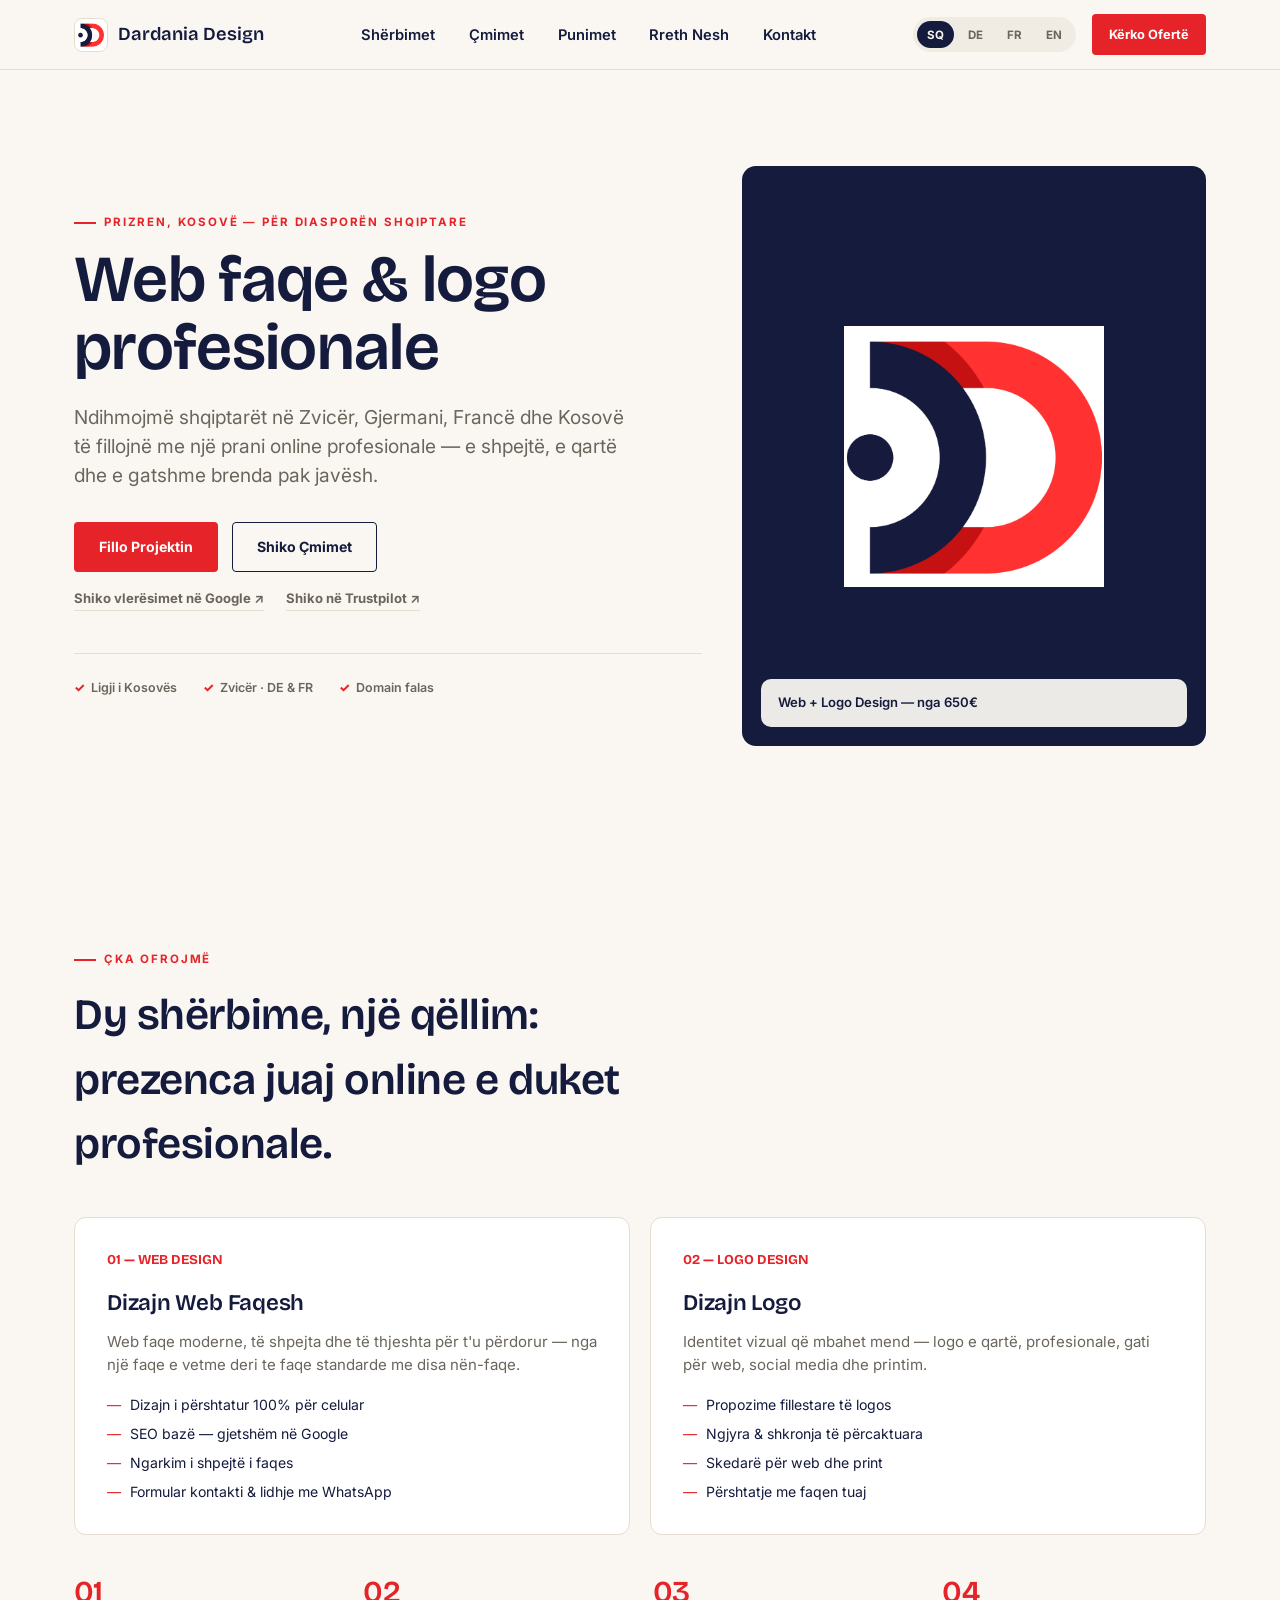
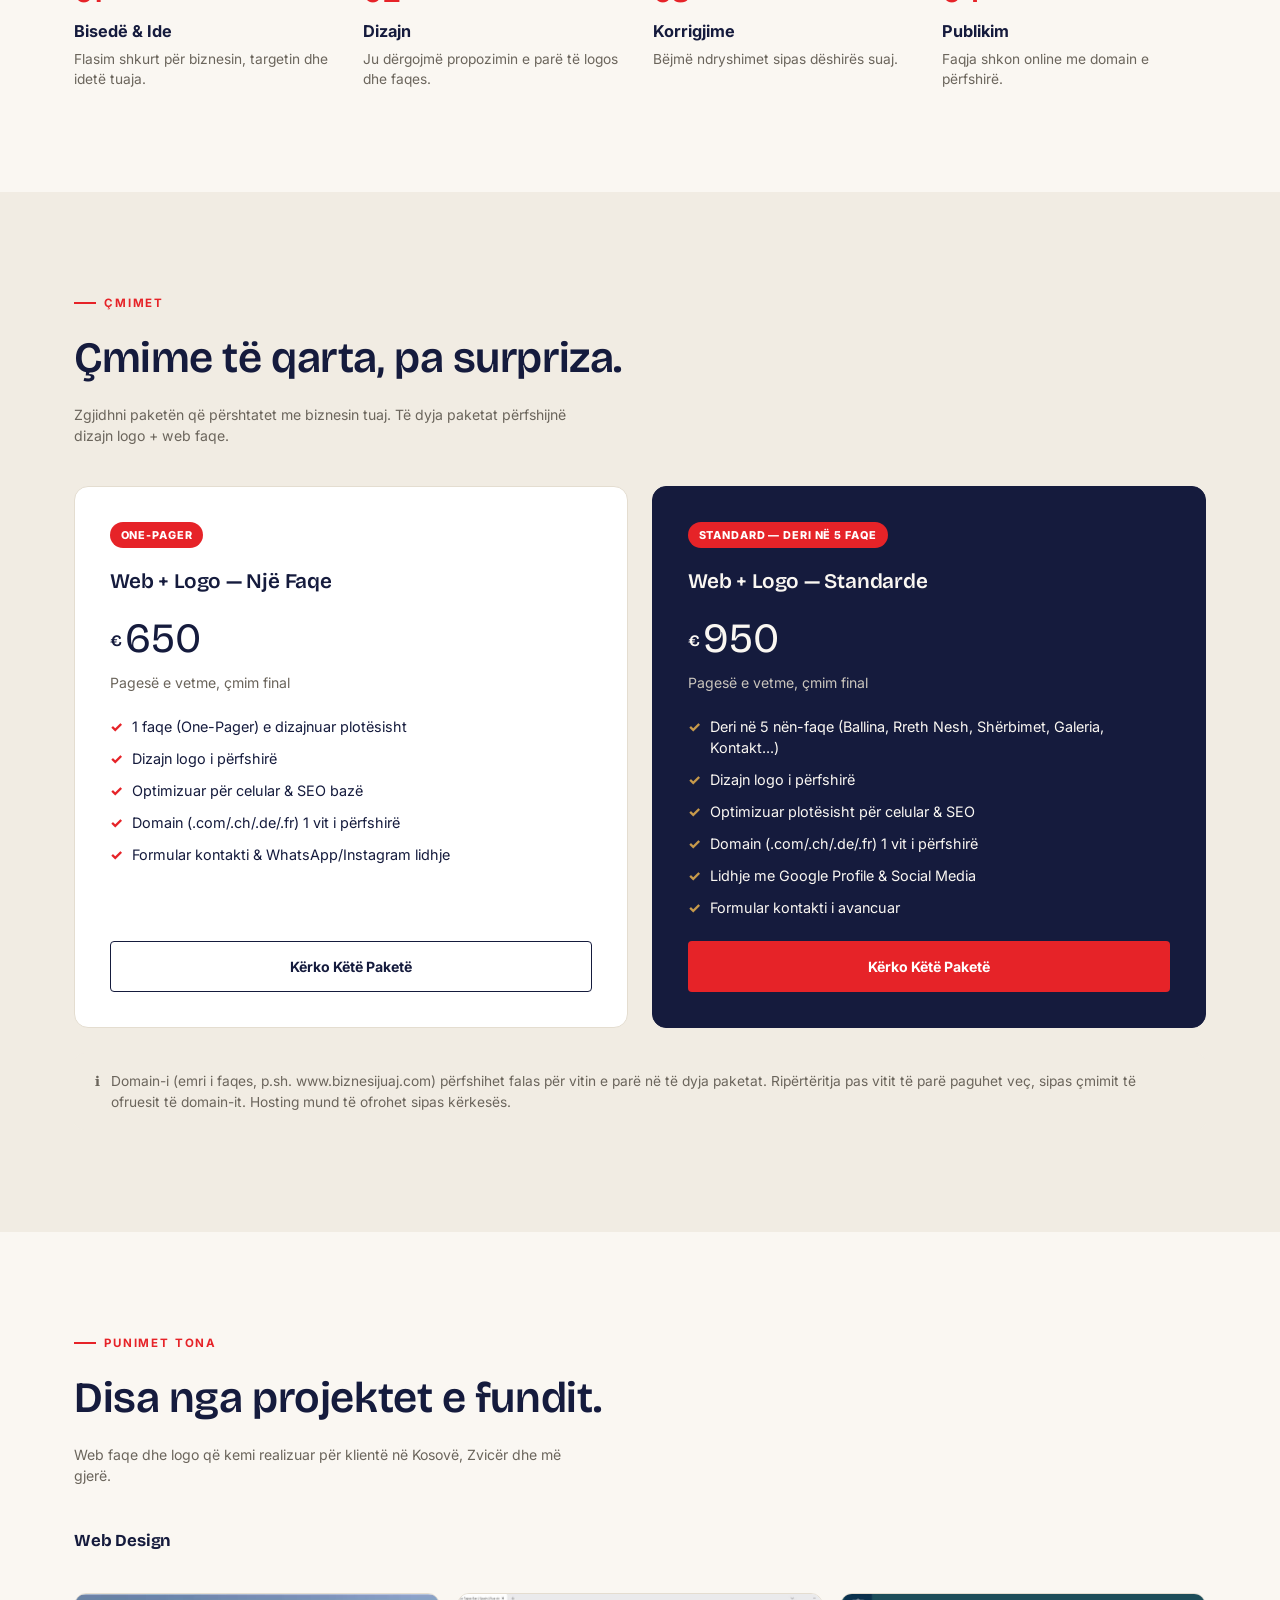
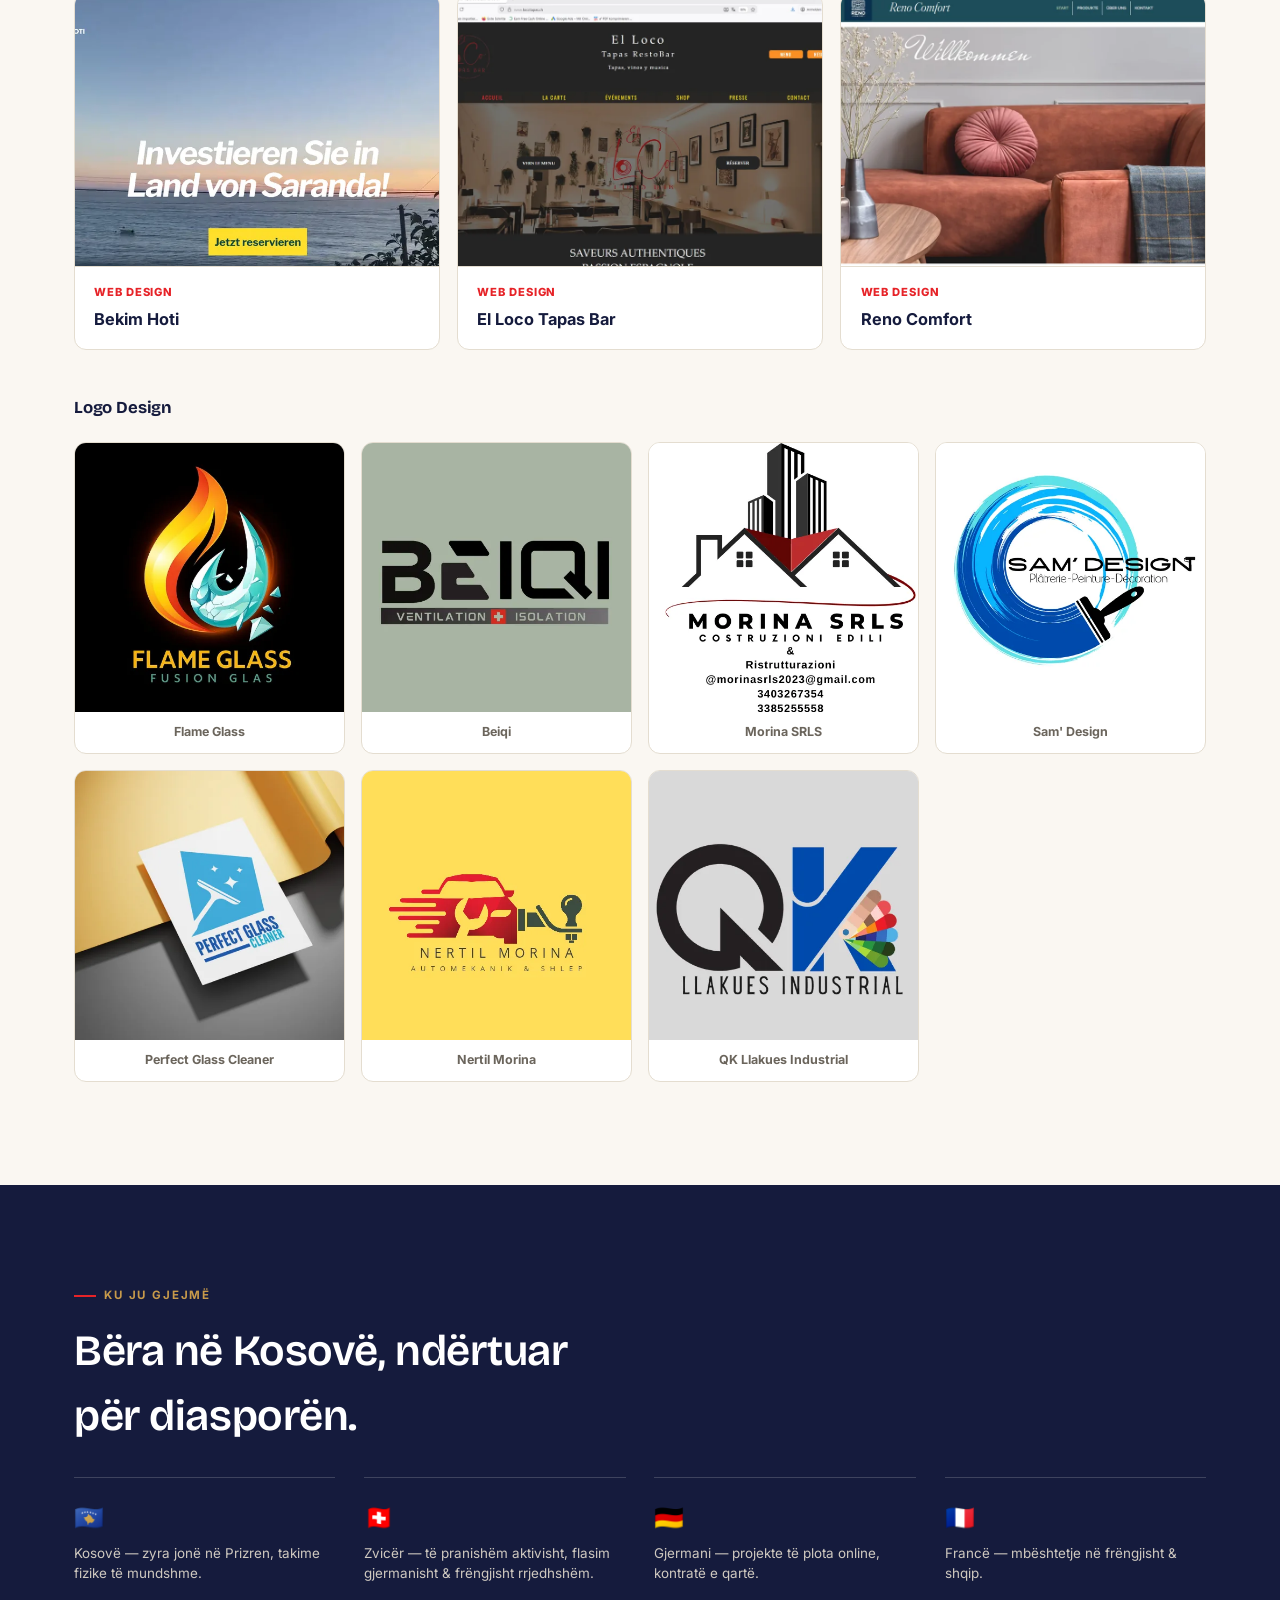
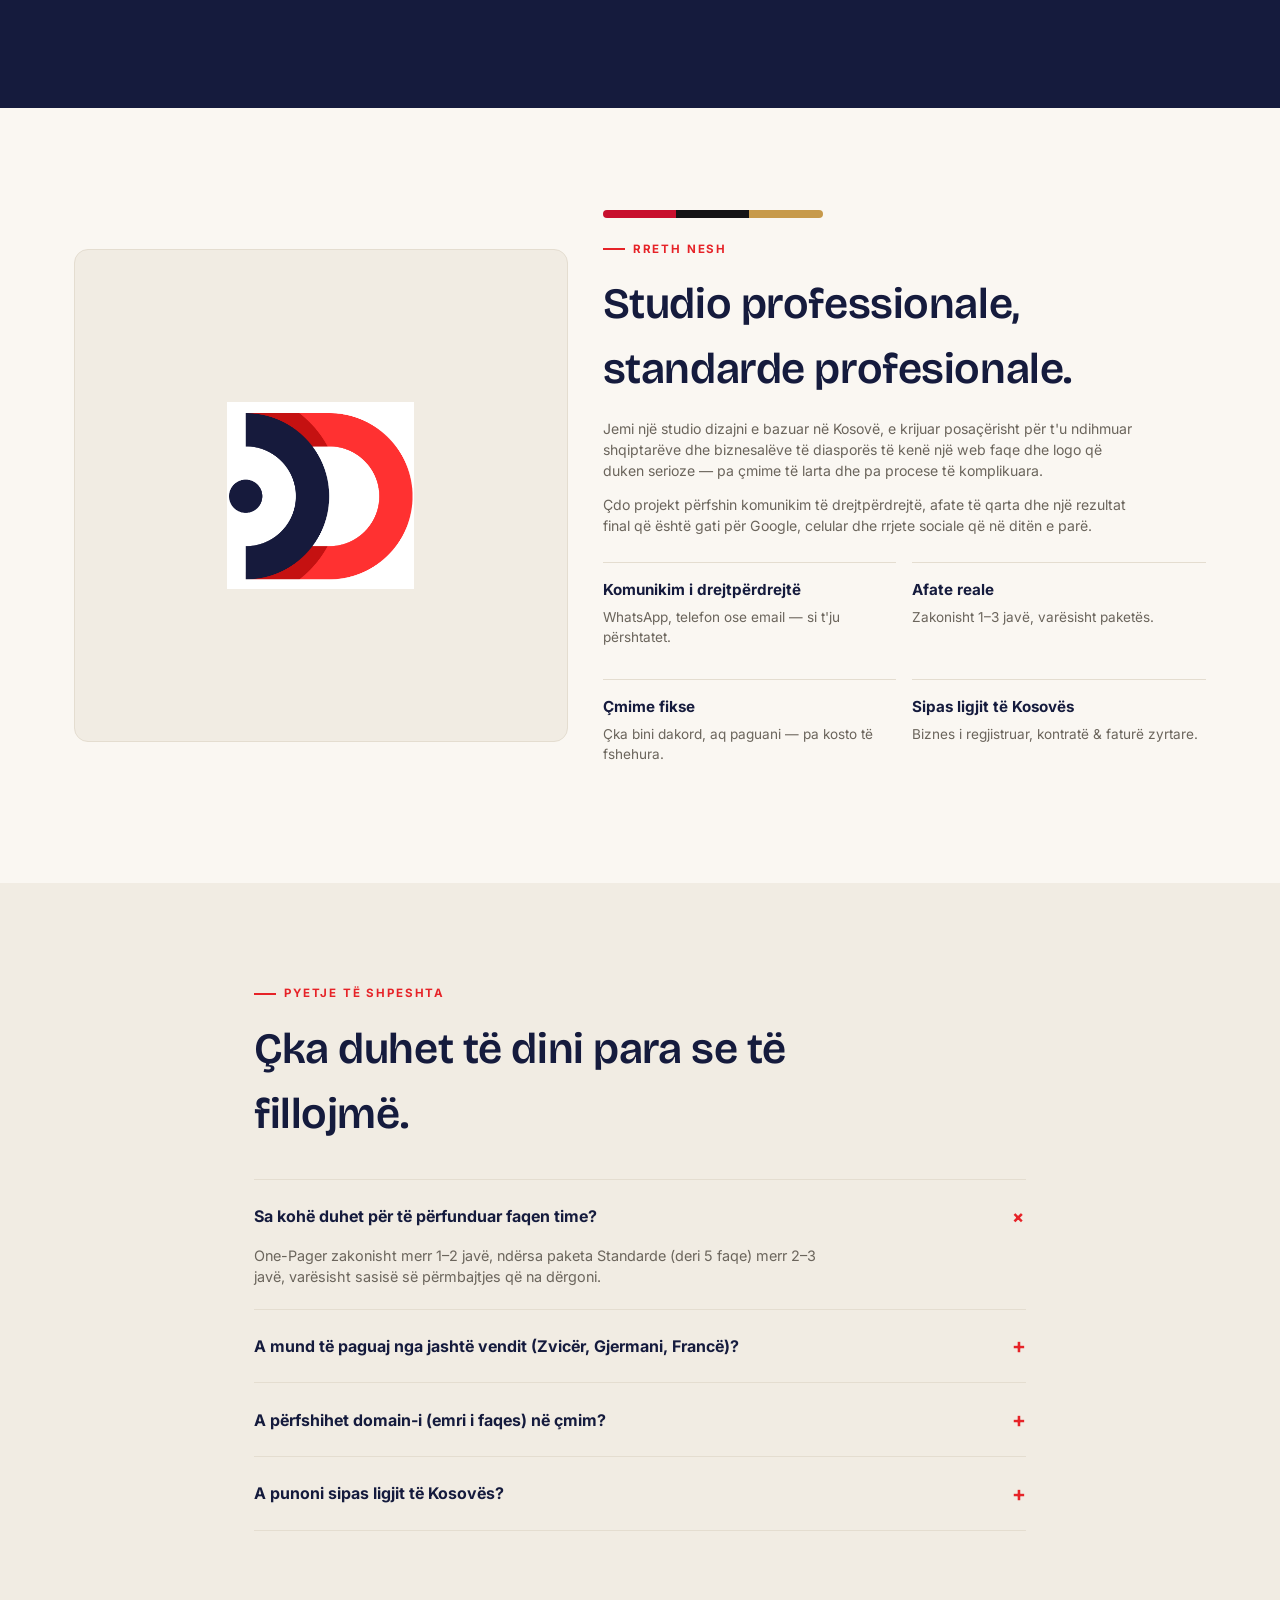
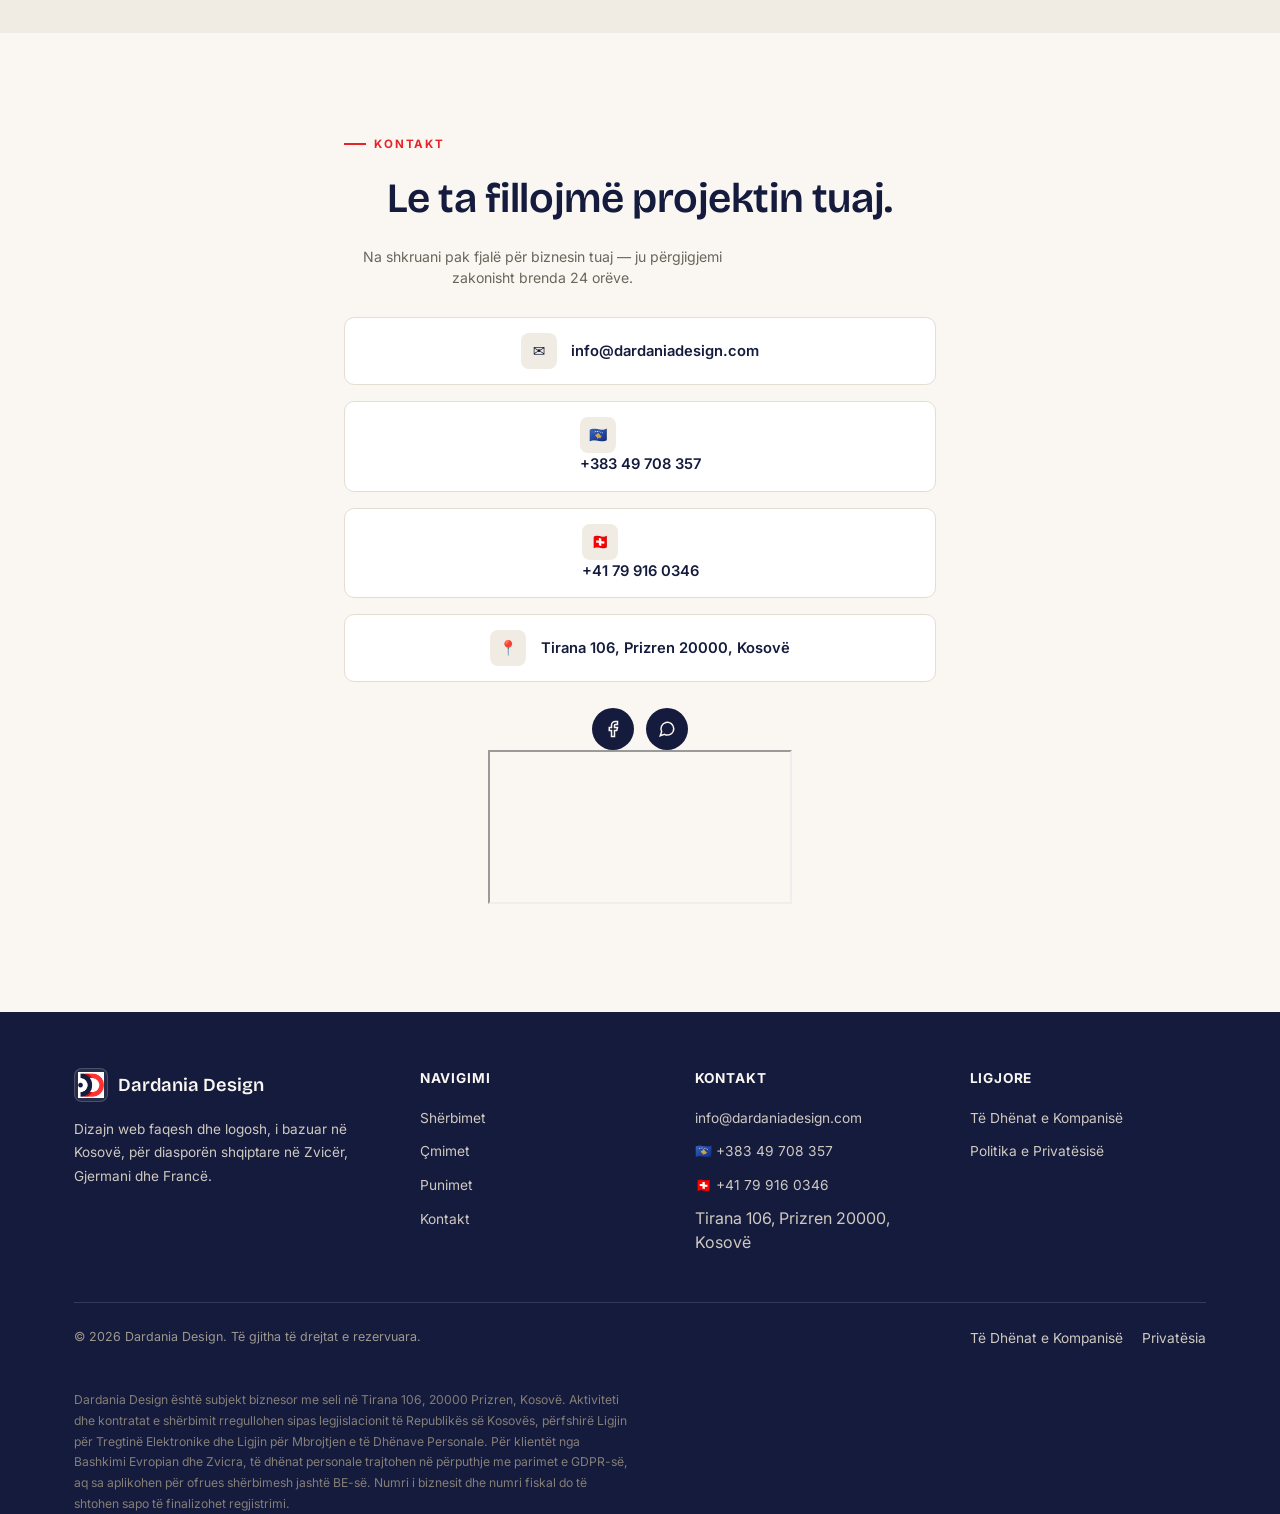
<file: index.html>
<!DOCTYPE html>
<html lang="sq">
<head>
<meta charset="UTF-8">
<meta name="viewport" content="width=device-width, initial-scale=1, viewport-fit=cover">
<title data-i18n="meta_title">Dizajn Web &amp; Logo për Diasporën Shqiptare | Kosovë</title>
<meta name="description" data-i18n="meta_desc" content="Studio dizajni në Kosovë e specializuar për web faqe dhe logo profesionale për diasporën shqiptare në Zvicër, Gjermani dhe Francë. Ofertë nga 650€.">
<meta name="keywords" content="dizajn web Kosovë, krijim faqe interneti, dizajn logo, diaspora shqiptare, web dizajn Zvicër, webdesign Kosovo, logo design Kosovo">
<meta name="robots" content="index, follow">
<meta name="author" content="Dardania Design">
<link rel="canonical" href="https://www.dardaniadesign.com/">

<!-- Open Graph -->
<meta property="og:type" content="website">
<meta property="og:title" content="Dizajn Web &amp; Logo për Diasporën Shqiptare | Kosovë">
<meta property="og:description" content="Web faqe dhe logo profesionale, të përballueshme, të bëra në Kosovë. One-pager nga 650€, faqe standarde nga 950€.">
<meta property="og:locale" content="sq_XK">
<meta property="og:locale:alternate" content="de_DE">
<meta property="og:locale:alternate" content="fr_FR">
<meta property="og:locale:alternate" content="en_US">
<meta property="og:image" content="https://www.dardaniadesign.com/assets/og-cover.jpg">
<meta property="og:image:width" content="1200">
<meta property="og:image:height" content="630">
<meta name="twitter:card" content="summary_large_image">
<meta property="og:url" content="https://www.dardaniadesign.com/">

<!-- hreflang: faqja përdor një URL të vetme me ndërrim gjuhe në client-side (script.js), jo nën-URL më vete — prandaj të gjitha alternate-t tregojnë te e njëjta URL, në përputhje me sitemap.xml -->
<link rel="alternate" hreflang="sq" href="https://www.dardaniadesign.com/">
<link rel="alternate" hreflang="de" href="https://www.dardaniadesign.com/">
<link rel="alternate" hreflang="fr" href="https://www.dardaniadesign.com/">
<link rel="alternate" hreflang="en" href="https://www.dardaniadesign.com/">
<link rel="alternate" hreflang="x-default" href="https://www.dardaniadesign.com/">

<link rel="icon" type="image/png" href="assets/logo.png">
<link rel="icon" href="assets/favicon.ico" sizes="any">
<link rel="apple-touch-icon" href="assets/apple-touch-icon.png">

<!-- Preconnect për performancë -->
<link rel="preconnect" href="https://fonts.googleapis.com">
<link rel="preconnect" href="https://fonts.gstatic.com" crossorigin>
<link href="https://fonts.googleapis.com/css2?family=Bricolage+Grotesque:opsz,wght@12..96,400..800&family=Inter:wght@400;500;600;700;800&display=swap" rel="stylesheet">

<script type="application/ld+json">
{
  "@context": "https://schema.org",
  "@type": "ProfessionalService",
  "name": "Dardania Design",
  "image": "https://www.dardaniadesign.com/assets/og-cover.jpg",
  "description": "Dizajn web faqesh dhe logosh profesionale, të prodhuara në Kosovë, të orientuara nga diaspora shqiptare në Zvicër, Gjermani dhe Francë.",
  "priceRange": "650€ - 950€",
  "address": {
    "@type": "PostalAddress",
    "streetAddress": "Tirana 106",
    "addressLocality": "Prizren",
    "postalCode": "20000",
    "addressCountry": "XK"
  },
  "areaServed": ["Kosovo","Switzerland","Germany","France"],
  "url": "https://www.dardaniadesign.com/",
  "telephone": "+383-49-708-357",
  "email": "info@dardaniadesign.com",
  "sameAs": [
    "https://www.facebook.com/share/1DNtaY6oBn/",
    "https://wa.me/38349708357"
  ]
}
</script>

<link rel="stylesheet" href="styles.css">
</head>
<body>

<a href="#main" class="skip-link" data-i18n="skip">Kalo te përmbajtja</a>

<header>
  <div class="nav-inner">
    <a href="#top" class="brand">
      <span class="brand-mark"><img src="assets/logo.png" alt="Dardania Design logo" width="34" height="34" loading="eager"></span>
      <span>Dardania Design</span>
    </a>
    <nav class="primary">
      <a href="#sherbimet" data-i18n="nav_services">Shërbimet</a>
      <a href="#cmimet" data-i18n="nav_pricing">Çmimet</a>
      <a href="#punimet" data-i18n="nav_portfolio">Punimet</a>
      <a href="#rreth" data-i18n="nav_about">Rreth Nesh</a>
      <a href="#kontakt" data-i18n="nav_contact">Kontakt</a>
    </nav>
    <div class="nav-right">
      <div class="lang-switch" role="group" aria-label="Zgjedh gjuhën / Sprache wählen">
        <button data-lang="sq" class="active">SQ</button>
        <button data-lang="de">DE</button>
        <button data-lang="fr">FR</button>
        <button data-lang="en">EN</button>
      </div>
      <a href="#kontakt" class="btn btn-primary btn-sm cta-header" data-i18n="nav_cta">Kërko Ofertë</a>
      <button class="burger" id="burgerBtn" aria-label="Menu" aria-expanded="false">
        <span></span><span></span><span></span>
      </button>
    </div>
  </div>
  <div class="mobile-menu" id="mobileMenu">
    <a href="#sherbimet" data-i18n="nav_services">Shërbimet</a>
    <a href="#cmimet" data-i18n="nav_pricing">Çmimet</a>
    <a href="#punimet" data-i18n="nav_portfolio">Punimet</a>
    <a href="#rreth" data-i18n="nav_about">Rreth Nesh</a>
    <a href="#kontakt" data-i18n="nav_contact">Kontakt</a>
    <a href="#kontakt" class="btn btn-primary btn-sm" data-i18n="nav_cta">Kërko Ofertë</a>
  </div>
</header>

<main id="main">

  <!-- HERO -->
  <section class="hero" id="top">
    <div class="wrap hero-grid">
      <div>
        <div class="eyebrow" data-i18n="hero_eyebrow">Prizren, Kosovë — për diasporën shqiptare</div>
        <h1 data-i18n="hero_title">Web faqe &amp; logo profesionale</h1>
        <p class="lead lead-full" data-i18n="hero_lead">Ndihmojmë shqiptarët në Zvicër, Gjermani, Francë dhe Kosovë të fillojnë me një prani online profesionale — e shpejtë, e qartë dhe e gatshme brenda pak javësh.</p>
        <p class="lead lead-short" data-i18n="hero_lead_short">Web faqe &amp; logo profesionale për shqiptarët në Zvicër, Gjermani, Francë dhe Kosovë.</p>
        <div class="hero-ctas">
          <a href="#kontakt" class="btn btn-primary" data-i18n="hero_cta1">Fillo Projektin</a>
          <a href="#cmimet" class="btn btn-ghost" data-i18n="hero_cta2">Shiko Çmimet</a>
        </div>
        <div class="reviews-row">
          <a href="https://share.google/h4GRAJTtbU5TxIk4q" target="_blank" rel="noopener" data-i18n="reviews_google">Shiko vlerësimet në Google ↗</a>
          <a href="https://ch.trustpilot.com/review/dardaniadesign.com" target="_blank" rel="noopener" data-i18n="reviews_trustpilot">Shiko në Trustpilot ↗</a>
        </div>
        <div class="trust-row">
          <span data-i18n="trust1_short">Ligji i Kosovës</span>
          <span data-i18n="trust_ch_short">Zvicër · DE &amp; FR</span>
          <span data-i18n="trust3_short">Domain falas</span>
        </div>
      </div>
      <div class="hero-visual">
        <div class="glyph">
          <img src="assets/logo.png" alt="Dardania Design" style="width:56%;height:auto" loading="eager">
        </div>
        <div class="tag" data-i18n="hero_tag">Web + Logo Design — nga 650€</div>
      </div>
    </div>
  </section>

  <!-- SERVICES -->
  <section id="sherbimet">
    <div class="wrap">
      <div class="eyebrow" data-i18n="serv_eyebrow">Çka ofrojmë</div>
      <h2 class="section-title" data-i18n="serv_title">Dy shërbime, një qëllim: prezenca juaj online e duket profesionale.</h2>
      <div class="services-grid">
        <div class="service-card">
          <div class="service-num">01 — WEB DESIGN</div>
          <h3 data-i18n="serv1_title">Dizajn Web Faqesh</h3>
          <p data-i18n="serv1_desc">Web faqe moderne, të shpejta dhe të thjeshta për t'u përdorur — nga një faqe e vetme deri te faqe standarde me disa nën-faqe.</p>
          <ul>
            <li data-i18n="serv1_li1">Dizajn i përshtatur 100% për celular</li>
            <li data-i18n="serv1_li2">SEO bazë — gjetshëm në Google</li>
            <li data-i18n="serv1_li3">Ngarkim i shpejtë i faqes</li>
            <li data-i18n="serv1_li4">Formular kontakti &amp; lidhje me WhatsApp</li>
          </ul>
        </div>
        <div class="service-card">
          <div class="service-num">02 — LOGO DESIGN</div>
          <h3 data-i18n="serv2_title">Dizajn Logo</h3>
          <p data-i18n="serv2_desc">Identitet vizual që mbahet mend — logo e qartë, profesionale, gati për web, social media dhe printim.</p>
          <ul>
            <li data-i18n="serv2_li1">Propozime fillestare të logos</li>
            <li data-i18n="serv2_li2">Ngjyra &amp; shkronja të përcaktuara</li>
            <li data-i18n="serv2_li3">Skedarë për web dhe print</li>
            <li data-i18n="serv2_li4">Përshtatje me faqen tuaj</li>
          </ul>
        </div>
      </div>

      <div class="process-strip">
        <div class="process-step">
          <div class="n">01</div>
          <h4 data-i18n="proc1_t">Bisedë &amp; Ide</h4>
          <p data-i18n="proc1_p">Flasim shkurt për biznesin, targetin dhe idetë tuaja.</p>
        </div>
        <div class="process-step">
          <div class="n">02</div>
          <h4 data-i18n="proc2_t">Dizajn</h4>
          <p data-i18n="proc2_p">Ju dërgojmë propozimin e parë të logos dhe faqes.</p>
        </div>
        <div class="process-step">
          <div class="n">03</div>
          <h4 data-i18n="proc3_t">Korrigjime</h4>
          <p data-i18n="proc3_p">Bëjmë ndryshimet sipas dëshirës suaj.</p>
        </div>
        <div class="process-step">
          <div class="n">04</div>
          <h4 data-i18n="proc4_t">Publikim</h4>
          <p data-i18n="proc4_p">Faqja shkon online me domain e përfshirë.</p>
        </div>
      </div>
    </div>
  </section>

  <!-- PRICING -->
  <section id="cmimet" style="background:var(--paper-dim)">
    <div class="wrap">
      <div class="eyebrow" data-i18n="price_eyebrow">Çmimet</div>
      <h2 class="section-title" data-i18n="price_title">Çmime të qarta, pa surpriza.</h2>
      <p class="muted" style="margin-top:.8rem;max-width:56ch" data-i18n="price_sub">Zgjidhni paketën që përshtatet me biznesin tuaj. Të dyja paketat përfshijnë dizajn logo + web faqe.</p>

      <div class="pricing-grid">
        <div class="price-card">
          <div class="price-badge" data-i18n="price1_badge">One-Pager</div>
          <h3 data-i18n="price1_title">Web + Logo — Një Faqe</h3>
          <div class="amount"><sup>€</sup>650</div>
          <div class="muted" data-i18n="price1_note">Pagesë e vetme, çmim final</div>
          <ul>
            <li data-i18n="price1_li1">1 faqe (One-Pager) e dizajnuar plotësisht</li>
            <li data-i18n="price1_li2">Dizajn logo i përfshirë</li>
            <li data-i18n="price1_li3">Optimizuar për celular &amp; SEO bazë</li>
            <li data-i18n="price1_li4">Domain (.com/.ch/.de/.fr) 1 vit i përfshirë</li>
            <li data-i18n="price1_li5">Formular kontakti &amp; WhatsApp/Instagram lidhje</li>
          </ul>
          <a href="#kontakt" class="btn btn-ghost" data-i18n="price_cta">Kërko Këtë Paketë</a>
        </div>

        <div class="price-card featured">
          <div class="price-badge" data-i18n="price2_badge">Standard — Deri në 5 Faqe</div>
          <h3 data-i18n="price2_title">Web + Logo — Standarde</h3>
          <div class="amount"><sup>€</sup>950</div>
          <div class="muted" data-i18n="price2_note">Pagesë e vetme, çmim final</div>
          <ul>
            <li data-i18n="price2_li1">Deri në 5 nën-faqe (Ballina, Rreth Nesh, Shërbimet, Galeria, Kontakt...)</li>
            <li data-i18n="price2_li2">Dizajn logo i përfshirë</li>
            <li data-i18n="price2_li3">Optimizuar plotësisht për celular &amp; SEO</li>
            <li data-i18n="price2_li4">Domain (.com/.ch/.de/.fr) 1 vit i përfshirë</li>
            <li data-i18n="price2_li5">Lidhje me Google Profile &amp; Social Media</li>
            <li data-i18n="price2_li6">Formular kontakti i avancuar</li>
          </ul>
          <a href="#kontakt" class="btn btn-primary" data-i18n="price_cta">Kërko Këtë Paketë</a>
        </div>
      </div>

      <div class="addon-note">
        <span>ℹ️</span>
        <span data-i18n="price_addon">Domain-i (emri i faqes, p.sh. www.biznesijuaj.com) përfshihet falas për vitin e parë në të dyja paketat. Ripërtëritja pas vitit të parë paguhet veç, sipas çmimit të ofruesit të domain-it. Hosting mund të ofrohet sipas kërkesës.</span>
      </div>
    </div>
  </section>

  <!-- PORTFOLIO -->
  <section id="punimet">
    <div class="wrap">
      <div class="eyebrow" data-i18n="port_eyebrow">Punimet Tona</div>
      <h2 class="section-title" data-i18n="port_title">Disa nga projektet e fundit.</h2>
      <p class="muted" style="margin-top:.8rem;max-width:56ch" data-i18n="port_sub">Web faqe dhe logo që kemi realizuar për klientë në Kosovë, Zvicër dhe më gjerë.</p>

      <h3 style="margin-top:2.6rem;font-size:1.05rem;font-weight:700" data-i18n="port_sub_web">Web Design</h3>
      <div class="portfolio-grid">
        <div class="port-card">
          <div class="port-thumb"><img src="assets/portfolio/behotek.webp" alt="Bekim Hoti — real estate website" loading="lazy"></div>
          <div class="port-info">
            <div class="tag" data-i18n="port1_tag">Web Design</div>
            <h4>Bekim Hoti</h4>
          </div>
        </div>
        <div class="port-card">
          <div class="port-thumb"><img src="assets/portfolio/loco.webp" alt="El Loco Tapas Bar website" loading="lazy"></div>
          <div class="port-info">
            <div class="tag" data-i18n="port1_tag">Web Design</div>
            <h4>El Loco Tapas Bar</h4>
          </div>
        </div>
        <div class="port-card">
          <div class="port-thumb"><img src="assets/portfolio/reno.webp" alt="Reno Comfort website" loading="lazy"></div>
          <div class="port-info">
            <div class="tag" data-i18n="port1_tag">Web Design</div>
            <h4>Reno Comfort</h4>
          </div>
        </div>
      </div>

      <h3 style="margin-top:2.8rem;font-size:1.05rem;font-weight:700" data-i18n="port_sub_logo">Logo Design</h3>
      <div class="logo-grid">
        <div class="logo-card"><img src="assets/portfolio/flameglass-after.webp" alt="Flame Glass logo" loading="lazy"><span>Flame Glass</span></div>
        <div class="logo-card"><img src="assets/portfolio/beiqi.webp" alt="Beiqi logo" loading="lazy"><span>Beiqi</span></div>
        <div class="logo-card"><img src="assets/portfolio/morina.webp" alt="Morina SRLS logo" loading="lazy"><span>Morina SRLS</span></div>
        <div class="logo-card"><img src="assets/portfolio/sam.webp" alt="Sam' Design logo" loading="lazy"><span>Sam' Design</span></div>
        <div class="logo-card"><img src="assets/portfolio/perfectglass.webp" alt="Perfect Glass Cleaner logo" loading="lazy"><span>Perfect Glass Cleaner</span></div>
        <div class="logo-card"><img src="assets/portfolio/nertil.webp" alt="Nertil Morina logo" loading="lazy"><span>Nertil Morina</span></div>
        <div class="logo-card"><img src="assets/portfolio/qk-logo.webp" alt="QK Llakues Industrial logo" loading="lazy"><span>QK Llakues Industrial</span></div>
      </div>
    </div>
  </section>

  <!-- DIASPORA STRIP -->
  <section class="diaspora-strip">
    <div class="wrap">
      <div style="grid-column:1/-1">
        <div class="eyebrow" data-i18n="dia_eyebrow">Ku ju gjejmë</div>
        <h2 class="section-title" style="color:#fff" data-i18n="dia_title">Bëra në Kosovë, ndërtuar për diasporën.</h2>
      </div>
      <div class="country-card"><div class="code">🇽🇰</div><p data-i18n="dia_ks">Kosovë — zyra jonë në Prizren, takime fizike të mundshme.</p></div>
      <div class="country-card"><div class="code">🇨🇭</div><p data-i18n="dia_ch">Zvicër — të pranishëm aktivisht, flasim gjermanisht &amp; frëngjisht rrjedhshëm.</p></div>
      <div class="country-card"><div class="code">🇩🇪</div><p data-i18n="dia_de">Gjermani — projekte të plota online, kontratë e qartë.</p></div>
      <div class="country-card"><div class="code">🇫🇷</div><p data-i18n="dia_fr">Francë — mbështetje në frëngjisht &amp; shqip.</p></div>
    </div>
  </section>

  <!-- ABOUT -->
  <section id="rreth">
    <div class="wrap about-grid">
      <div class="about-photo">
        <img src="assets/logo.png" alt="Dardania Design" style="width:38%;height:auto" loading="lazy">
      </div>
      <div>
        <div class="flag-strip">
          <span style="background:#C8102E"></span><span style="background:#141315"></span><span style="background:#C79A4B"></span>
        </div>
        <div class="eyebrow" data-i18n="about_eyebrow">Rreth Nesh</div>
        <h2 class="section-title" data-i18n="about_title">Studio professionale, standarde profesionale.</h2>
        <p class="muted" style="margin-top:1rem;max-width:60ch" data-i18n="about_p1">Jemi një studio dizajni e bazuar në Kosovë, e krijuar posaçërisht për t'u ndihmuar shqiptarëve dhe biznesalëve të diasporës të kenë një web faqe dhe logo që duken serioze — pa çmime të larta dhe pa procese të komplikuara.</p>
        <p class="muted" style="margin-top:.8rem;max-width:60ch" data-i18n="about_p2">Çdo projekt përfshin komunikim të drejtpërdrejtë, afate të qarta dhe një rezultat final që është gati për Google, celular dhe rrjete sociale që në ditën e parë.</p>
        <div class="about-list">
          <div class="about-item"><h5 data-i18n="about_it1_t">Komunikim i drejtpërdrejtë</h5><p data-i18n="about_it1_p">WhatsApp, telefon ose email — si t'ju përshtatet.</p></div>
          <div class="about-item"><h5 data-i18n="about_it2_t">Afate reale</h5><p data-i18n="about_it2_p">Zakonisht 1–3 javë, varësisht paketës.</p></div>
          <div class="about-item"><h5 data-i18n="about_it3_t">Çmime fikse</h5><p data-i18n="about_it3_p">Çka bini dakord, aq paguani — pa kosto të fshehura.</p></div>
          <div class="about-item"><h5 data-i18n="about_it4_t">Sipas ligjit të Kosovës</h5><p data-i18n="about_it4_p">Biznes i regjistruar, kontratë &amp; faturë zyrtare.</p></div>
        </div>
      </div>
    </div>
  </section>

  <!-- FAQ -->
  <section style="background:var(--paper-dim)">
    <div class="wrap" style="max-width:820px">
      <div class="eyebrow" data-i18n="faq_eyebrow">Pyetje të Shpeshta</div>
      <h2 class="section-title" data-i18n="faq_title">Çka duhet të dini para se të fillojmë.</h2>

      <div style="margin-top:2rem">
        <details class="faq-item" open>
          <summary class="faq-q"><span data-i18n="faq1_q">Sa kohë duhet për të përfunduar faqen time?</span><span class="plus">+</span></summary>
          <p class="faq-a" data-i18n="faq1_a">One-Pager zakonisht merr 1–2 javë, ndërsa paketa Standarde (deri 5 faqe) merr 2–3 javë, varësisht sasisë së përmbajtjes që na dërgoni.</p>
        </details>
        <details class="faq-item">
          <summary class="faq-q"><span data-i18n="faq2_q">A mund të paguaj nga jashtë vendit (Zvicër, Gjermani, Francë)?</span><span class="plus">+</span></summary>
          <p class="faq-a" data-i18n="faq2_a">Po. Pranojmë transfertë bankare ndërkombëtare dhe metoda tjera online — detajet i marrim gjatë bisedës fillestare.</p>
        </details>
        <details class="faq-item">
          <summary class="faq-q"><span data-i18n="faq3_q">A përfshihet domain-i (emri i faqes) në çmim?</span><span class="plus">+</span></summary>
          <p class="faq-a" data-i18n="faq3_a">Po, domain-i për vitin e parë përfshihet në të dyja paketat. Vitet pasuese ripërtërihen me një çmim të vogël vjetor.</p>
        </details>
        <details class="faq-item">
          <summary class="faq-q"><span data-i18n="faq4_q">A punoni sipas ligjit të Kosovës?</span><span class="plus">+</span></summary>
          <p class="faq-a" data-i18n="faq4_a">Po, jemi subjekt biznesi i regjistruar në Kosovë dhe çdo projekt shoqërohet me kontratë dhe faturë zyrtare, sipas legjislacionit në fuqi.</p>
        </details>
      </div>
    </div>
  </section>

  <!-- CONTACT -->
  <section id="kontakt">
    <div class="wrap contact-wrap">
      <div class="contact-info">
        <div class="eyebrow" data-i18n="cont_eyebrow">Kontakt</div>
        <h2 data-i18n="cont_title">Le ta fillojmë projektin tuaj.</h2>
        <p class="muted" style="margin-top:1rem;max-width:44ch" data-i18n="cont_lead">Na shkruani pak fjalë për biznesin tuaj — ju përgjigjemi zakonisht brenda 24 orëve.</p>

        <div class="contact-channels">
          <div class="channel"><span class="ico">✉️</span> <a href="mailto:info@dardaniadesign.com" style="color:inherit">info@dardaniadesign.com</a></div>
          <div class="channel"><a href="tel:+38349708357" style="color:inherit"><span class="ico">🇽🇰</span> +383 49 708 357</a></div>
          <div class="channel"><a href="tel:+41799160346" style="color:inherit"><span class="ico">🇨🇭</span> +41 79 916 0346</a></div>
          <div class="channel"><span class="ico">📍</span> <span data-i18n="cont_loc">Tirana 106, Prizren 20000, Kosovë</span></div>
        </div>

        <div class="social-row">
          <a href="https://www.facebook.com/share/1DNtaY6oBn/" aria-label="Facebook" target="_blank" rel="noopener"><svg width="18" height="18" viewBox="0 0 24 24" fill="none" stroke="currentColor" stroke-width="2"><path d="M18 2h-3a5 5 0 0 0-5 5v3H7v4h3v8h4v-8h3l1-4h-4V7a1 1 0 0 1 1-1h3z"/></svg></a>
          <a href="https://wa.me/38349708357" aria-label="WhatsApp Kosovë" target="_blank" rel="noopener"><svg width="18" height="18" viewBox="0 0 24 24" fill="none" stroke="currentColor" stroke-width="2"><path d="M21 11.5a8.5 8.5 0 0 1-12.4 7.6L3 21l1.9-5.6A8.5 8.5 0 1 1 21 11.5Z"/></svg></a>
        </div>

        <div class="map-embed">
          <iframe
            src="https://maps.google.com/maps?q=Tirana%20106%2C%2020000%20Prizren%2C%20Kosovo&t=&z=15&ie=UTF8&iwloc=&output=embed"
            loading="lazy"
            referrerpolicy="no-referrer-when-downgrade"
            title="Dardania Design — Prizren, Kosovo"
            aria-label="Google Maps: Dardania Design, Prizren, Kosovo">
          </iframe>
        </div>
      </div>

    </div>
  </section>

</main>

<div class="mobile-cta-bar">
  <a href="tel:+38349708357" class="call">
    <svg width="16" height="16" viewBox="0 0 24 24" fill="none" stroke="currentColor" stroke-width="2"><path d="M22 16.9v3a2 2 0 0 1-2.2 2 19.8 19.8 0 0 1-8.6-3.1 19.5 19.5 0 0 1-6-6 19.8 19.8 0 0 1-3.1-8.7A2 2 0 0 1 4.1 2h3a2 2 0 0 1 2 1.7c.1 1 .3 2 .6 2.9a2 2 0 0 1-.5 2.1L8 9.9a16 16 0 0 0 6 6l1.2-1.2a2 2 0 0 1 2.1-.5c.9.3 1.9.5 2.9.6a2 2 0 0 1 1.8 2.1Z"/></svg>
    <span data-i18n="mob_call">Telefono</span>
  </a>
  <a href="https://wa.me/38349708357" class="whatsapp" target="_blank" rel="noopener">
    <svg width="16" height="16" viewBox="0 0 24 24" fill="none" stroke="currentColor" stroke-width="2"><path d="M21 11.5a8.5 8.5 0 0 1-12.4 7.6L3 21l1.9-5.6A8.5 8.5 0 1 1 21 11.5Z"/></svg>
    <span data-i18n="mob_whatsapp">Shkruaj në WhatsApp</span>
  </a>
</div>

<footer>
  <div class="wrap">
    <div class="footer-grid">
      <div>
        <a href="#top" class="brand" style="margin-bottom:1rem;display:inline-flex">
          <span class="brand-mark"><img src="assets/logo.png" alt="Dardania Design logo" width="34" height="34" loading="lazy"></span>
          <span>Dardania Design</span>
        </a>
        <p class="small" data-i18n="foot_about">Dizajn web faqesh dhe logosh, i bazuar në Kosovë, për diasporën shqiptare në Zvicër, Gjermani dhe Francë.</p>
      </div>
      <div>
        <h5 data-i18n="foot_nav">Navigimi</h5>
        <ul>
          <li><a href="#sherbimet" data-i18n="nav_services">Shërbimet</a></li>
          <li><a href="#cmimet" data-i18n="nav_pricing">Çmimet</a></li>
          <li><a href="#punimet" data-i18n="nav_portfolio">Punimet</a></li>
          <li><a href="#kontakt" data-i18n="nav_contact">Kontakt</a></li>
        </ul>
      </div>
      <div>
        <h5 data-i18n="foot_contact">Kontakt</h5>
        <ul>
          <li><a href="mailto:info@dardaniadesign.com">info@dardaniadesign.com</a></li>
          <li><a href="tel:+38349708357">🇽🇰 +383 49 708 357</a></li>
          <li><a href="tel:+41799160346">🇨🇭 +41 79 916 0346</a></li>
          <li data-i18n="cont_loc">Tirana 106, Prizren 20000, Kosovë</li>
        </ul>
      </div>
      <div>
        <h5 data-i18n="foot_legal">Ligjore</h5>
        <ul>
          <li><a href="impressum.html" data-i18n="foot_impressum">Të Dhënat e Kompanisë</a></li>
          <li><a href="datenschutz.html" data-i18n="foot_privacy">Politika e Privatësisë</a></li>
        </ul>
      </div>
    </div>

    <div class="legal-bar">
      <span data-i18n="foot_copy">© 2026 Dardania Design. Të gjitha të drejtat e rezervuara.</span>
      <span class="links">
        <a href="impressum.html" data-i18n="foot_impressum">Të Dhënat e Kompanisë</a>
        <a href="datenschutz.html" data-i18n="foot_privacy">Privatësia</a>
      </span>
    </div>

    <div id="impressum" class="legal-note" data-i18n="legal_note">
      Dardania Design është subjekt biznesor me seli në Tirana 106, 20000 Prizren, Kosovë. Aktiviteti dhe kontratat e shërbimit rregullohen sipas legjislacionit të Republikës së Kosovës, përfshirë Ligjin për Tregtinë Elektronike dhe Ligjin për Mbrojtjen e të Dhënave Personale. Për klientët nga Bashkimi Evropian dhe Zvicra, të dhënat personale trajtohen në përputhje me parimet e GDPR-së, aq sa aplikohen për ofrues shërbimesh jashtë BE-së. Numri i biznesit dhe numri fiskal do të shtohen sapo të finalizohet regjistrimi.
    </div>
  </div>
</footer>

<script src="script.js" defer></script>

</body>
</html>
</file>
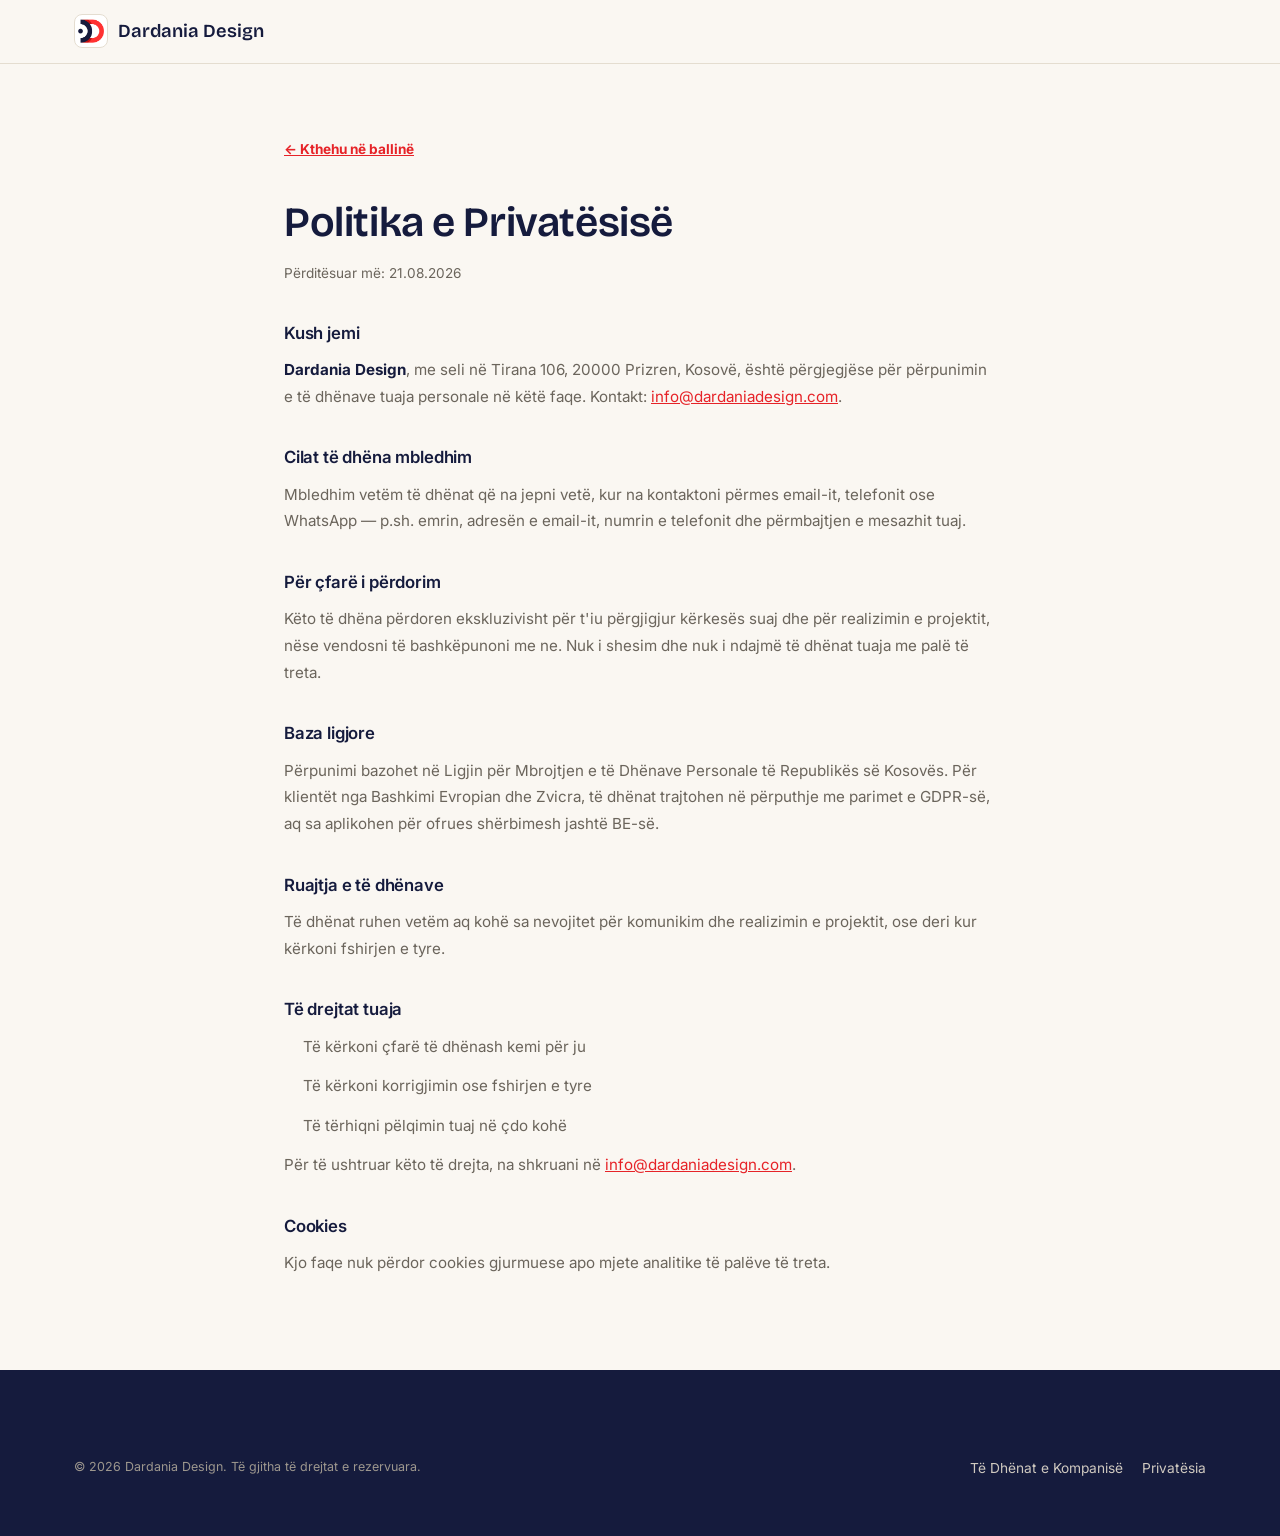
<file: datenschutz.html>
<!DOCTYPE html>
<html lang="sq">
<head>
<meta charset="UTF-8">
<meta name="viewport" content="width=device-width, initial-scale=1">
<title>Politika e Privatësisë | Dardania Design</title>
<meta name="robots" content="index, follow">
<link rel="canonical" href="https://www.dardaniadesign.com/datenschutz.html">
<link rel="icon" type="image/png" href="assets/logo.png">
<link rel="icon" href="assets/favicon.ico" sizes="any">
<link rel="apple-touch-icon" href="assets/apple-touch-icon.png">
<link rel="preconnect" href="https://fonts.googleapis.com">
<link rel="preconnect" href="https://fonts.gstatic.com" crossorigin>
<link href="https://fonts.googleapis.com/css2?family=Bricolage+Grotesque:opsz,wght@12..96,400..800&family=Inter:wght@400;500;600;700;800&display=swap" rel="stylesheet">
<link rel="stylesheet" href="styles.css">
<style>
  .legal-page{padding:clamp(2.5rem,6vw,4.5rem) 0 5rem}
  .legal-page .wrap{max-width:760px}
  .legal-page h1{font-size:clamp(1.9rem,4.5vw,2.6rem);margin-bottom:.5rem}
  .legal-page .updated{color:var(--muted);font-size:.85rem;margin-bottom:2.2rem}
  .legal-page h2{font-family:var(--body);font-size:1.05rem;margin-top:2.2rem;margin-bottom:.7rem}
  .legal-page p, .legal-page li{color:var(--muted);font-size:.95rem;line-height:1.75;margin-bottom:.8rem}
  .legal-page ul{padding-left:1.2rem}
  .legal-page strong{color:var(--ink)}
  .legal-page a{color:var(--red);text-decoration:underline}
  .back-link{display:inline-flex;align-items:center;gap:.4rem;font-weight:700;font-size:.85rem;margin-bottom:2rem}
</style>
</head>
<body>

<header>
  <div class="nav-inner">
    <a href="index.html" class="brand">
      <span class="brand-mark"><img src="assets/logo.png" alt="Dardania Design logo" width="34" height="34"></span>
      <span>Dardania Design</span>
    </a>
  </div>
</header>

<main class="legal-page">
  <div class="wrap">
    <a href="index.html" class="back-link">← Kthehu në ballinë</a>
    <h1>Politika e Privatësisë</h1>
    <p class="updated">Përditësuar më: 21.08.2026</p>

    <h2>Kush jemi</h2>
    <p><strong>Dardania Design</strong>, me seli në Tirana 106, 20000 Prizren, Kosovë, është përgjegjëse për përpunimin e të dhënave tuaja personale në këtë faqe. Kontakt: <a href="mailto:info@dardaniadesign.com">info@dardaniadesign.com</a>.</p>

    <h2>Cilat të dhëna mbledhim</h2>
    <p>Mbledhim vetëm të dhënat që na jepni vetë, kur na kontaktoni përmes email-it, telefonit ose WhatsApp — p.sh. emrin, adresën e email-it, numrin e telefonit dhe përmbajtjen e mesazhit tuaj.</p>

    <h2>Për çfarë i përdorim</h2>
    <p>Këto të dhëna përdoren ekskluzivisht për t'iu përgjigjur kërkesës suaj dhe për realizimin e projektit, nëse vendosni të bashkëpunoni me ne. Nuk i shesim dhe nuk i ndajmë të dhënat tuaja me palë të treta.</p>

    <h2>Baza ligjore</h2>
    <p>Përpunimi bazohet në Ligjin për Mbrojtjen e të Dhënave Personale të Republikës së Kosovës. Për klientët nga Bashkimi Evropian dhe Zvicra, të dhënat trajtohen në përputhje me parimet e GDPR-së, aq sa aplikohen për ofrues shërbimesh jashtë BE-së.</p>

    <h2>Ruajtja e të dhënave</h2>
    <p>Të dhënat ruhen vetëm aq kohë sa nevojitet për komunikim dhe realizimin e projektit, ose deri kur kërkoni fshirjen e tyre.</p>

    <h2>Të drejtat tuaja</h2>
    <ul>
      <li>Të kërkoni çfarë të dhënash kemi për ju</li>
      <li>Të kërkoni korrigjimin ose fshirjen e tyre</li>
      <li>Të tërhiqni pëlqimin tuaj në çdo kohë</li>
    </ul>
    <p>Për të ushtruar këto të drejta, na shkruani në <a href="mailto:info@dardaniadesign.com">info@dardaniadesign.com</a>.</p>

    <h2>Cookies</h2>
    <p>Kjo faqe nuk përdor cookies gjurmuese apo mjete analitike të palëve të treta.</p>
  </div>
</main>

<footer>
  <div class="wrap" style="padding:2rem 1.5rem">
    <div class="legal-bar" style="border-top:none;margin-top:0;padding-top:0">
      <span>© 2026 Dardania Design. Të gjitha të drejtat e rezervuara.</span>
      <span class="links">
        <a href="impressum.html">Të Dhënat e Kompanisë</a>
        <a href="datenschutz.html">Privatësia</a>
      </span>
    </div>
  </div>
</footer>

</body>
</html>
</file>
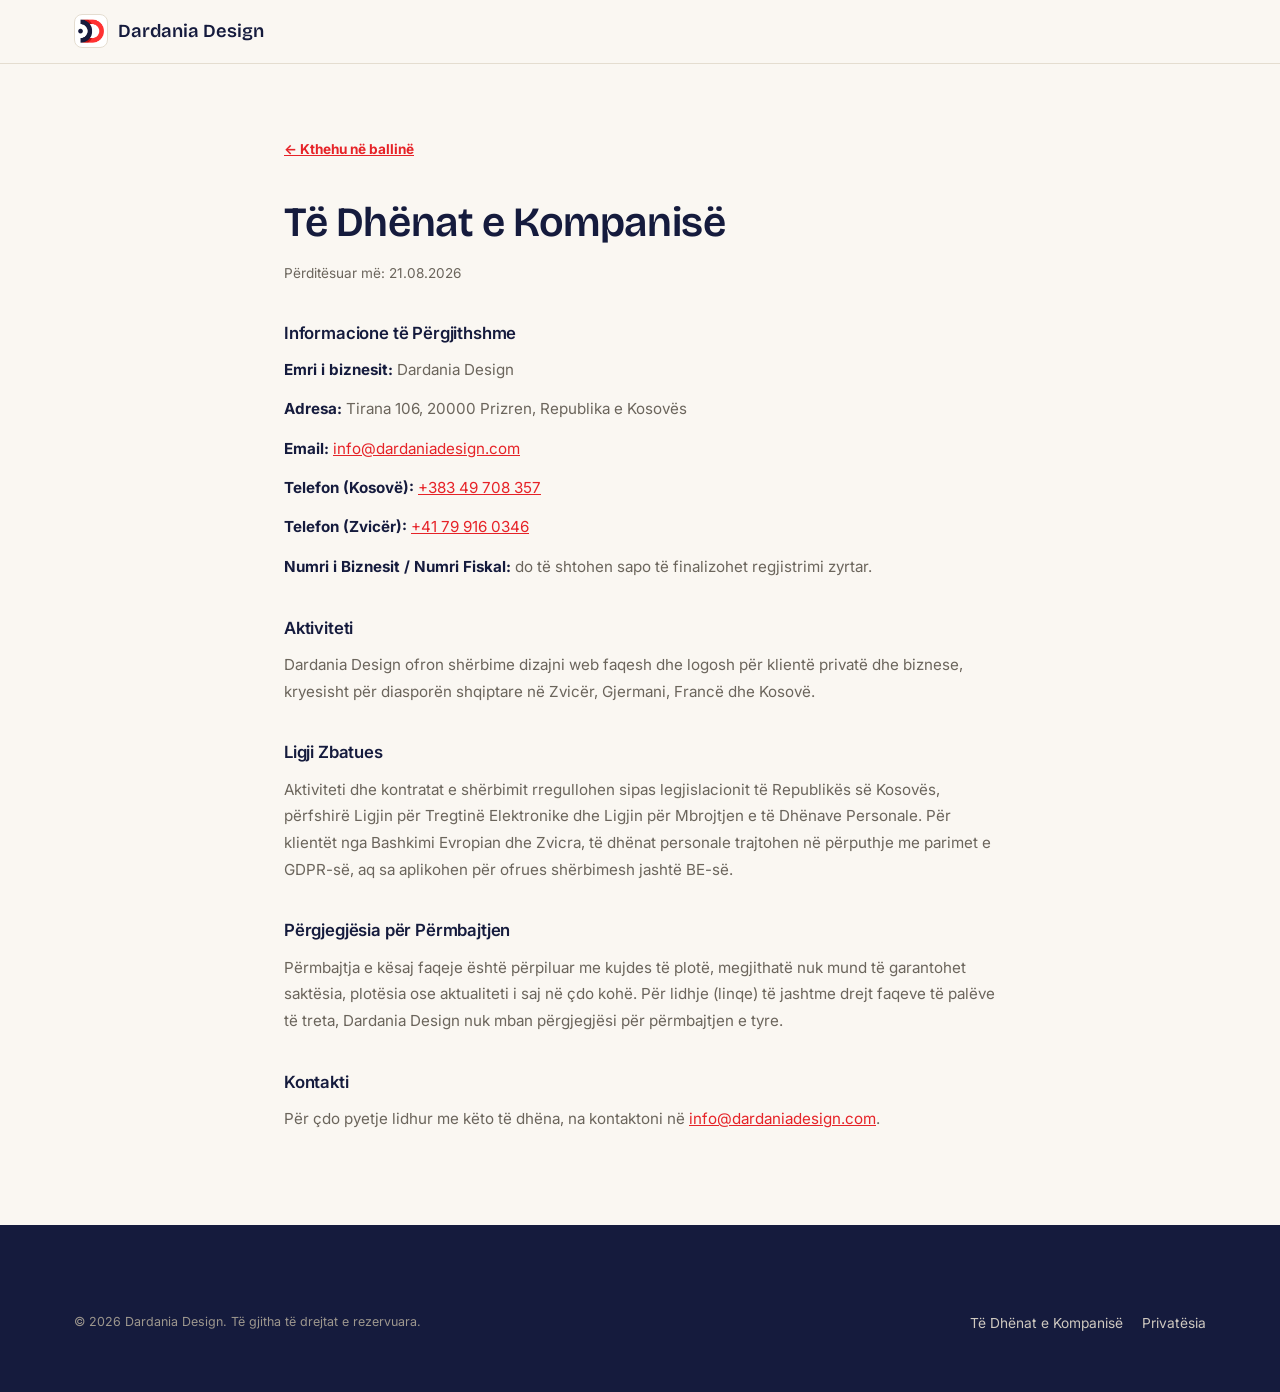
<file: impressum.html>
<!DOCTYPE html>
<html lang="sq">
<head>
<meta charset="UTF-8">
<meta name="viewport" content="width=device-width, initial-scale=1">
<title>Të Dhënat e Kompanisë | Dardania Design</title>
<meta name="robots" content="index, follow">
<link rel="canonical" href="https://www.dardaniadesign.com/impressum.html">
<link rel="icon" type="image/png" href="assets/logo.png">
<link rel="icon" href="assets/favicon.ico" sizes="any">
<link rel="apple-touch-icon" href="assets/apple-touch-icon.png">
<link rel="preconnect" href="https://fonts.googleapis.com">
<link rel="preconnect" href="https://fonts.gstatic.com" crossorigin>
<link href="https://fonts.googleapis.com/css2?family=Bricolage+Grotesque:opsz,wght@12..96,400..800&family=Inter:wght@400;500;600;700;800&display=swap" rel="stylesheet">
<link rel="stylesheet" href="styles.css">
<style>
  .legal-page{padding:clamp(2.5rem,6vw,4.5rem) 0 5rem}
  .legal-page .wrap{max-width:760px}
  .legal-page h1{font-size:clamp(1.9rem,4.5vw,2.6rem);margin-bottom:.5rem}
  .legal-page .updated{color:var(--muted);font-size:.85rem;margin-bottom:2.2rem}
  .legal-page h2{font-family:var(--body);font-size:1.05rem;margin-top:2.2rem;margin-bottom:.7rem}
  .legal-page p, .legal-page li{color:var(--muted);font-size:.95rem;line-height:1.75;margin-bottom:.8rem}
  .legal-page ul{padding-left:1.2rem}
  .legal-page strong{color:var(--ink)}
  .legal-page a{color:var(--red);text-decoration:underline}
  .back-link{display:inline-flex;align-items:center;gap:.4rem;font-weight:700;font-size:.85rem;margin-bottom:2rem}
</style>
</head>
<body>

<header>
  <div class="nav-inner">
    <a href="index.html" class="brand">
      <span class="brand-mark"><img src="assets/logo.png" alt="Dardania Design logo" width="34" height="34"></span>
      <span>Dardania Design</span>
    </a>
  </div>
</header>

<main class="legal-page">
  <div class="wrap">
    <a href="index.html" class="back-link">← Kthehu në ballinë</a>
    <h1>Të Dhënat e Kompanisë</h1>
    <p class="updated">Përditësuar më: 21.08.2026</p>

    <h2>Informacione të Përgjithshme</h2>
    <p><strong>Emri i biznesit:</strong> Dardania Design</p>
    <p><strong>Adresa:</strong> Tirana 106, 20000 Prizren, Republika e Kosovës</p>
    <p><strong>Email:</strong> <a href="mailto:info@dardaniadesign.com">info@dardaniadesign.com</a></p>
    <p><strong>Telefon (Kosovë):</strong> <a href="tel:+38349708357">+383 49 708 357</a></p>
    <p><strong>Telefon (Zvicër):</strong> <a href="tel:+41799160346">+41 79 916 0346</a></p>
    <p><strong>Numri i Biznesit / Numri Fiskal:</strong> do të shtohen sapo të finalizohet regjistrimi zyrtar.</p>

    <h2>Aktiviteti</h2>
    <p>Dardania Design ofron shërbime dizajni web faqesh dhe logosh për klientë privatë dhe biznese, kryesisht për diasporën shqiptare në Zvicër, Gjermani, Francë dhe Kosovë.</p>

    <h2>Ligji Zbatues</h2>
    <p>Aktiviteti dhe kontratat e shërbimit rregullohen sipas legjislacionit të Republikës së Kosovës, përfshirë Ligjin për Tregtinë Elektronike dhe Ligjin për Mbrojtjen e të Dhënave Personale. Për klientët nga Bashkimi Evropian dhe Zvicra, të dhënat personale trajtohen në përputhje me parimet e GDPR-së, aq sa aplikohen për ofrues shërbimesh jashtë BE-së.</p>

    <h2>Përgjegjësia për Përmbajtjen</h2>
    <p>Përmbajtja e kësaj faqeje është përpiluar me kujdes të plotë, megjithatë nuk mund të garantohet saktësia, plotësia ose aktualiteti i saj në çdo kohë. Për lidhje (linqe) të jashtme drejt faqeve të palëve të treta, Dardania Design nuk mban përgjegjësi për përmbajtjen e tyre.</p>

    <h2>Kontakti</h2>
    <p>Për çdo pyetje lidhur me këto të dhëna, na kontaktoni në <a href="mailto:info@dardaniadesign.com">info@dardaniadesign.com</a>.</p>
  </div>
</main>

<footer>
  <div class="wrap" style="padding:2rem 1.5rem">
    <div class="legal-bar" style="border-top:none;margin-top:0;padding-top:0">
      <span>© 2026 Dardania Design. Të gjitha të drejtat e rezervuara.</span>
      <span class="links">
        <a href="impressum.html">Të Dhënat e Kompanisë</a>
        <a href="datenschutz.html">Privatësia</a>
      </span>
    </div>
  </div>
</footer>

</body>
</html>
</file>
<file: styles.css>
:root{
    --ink:#151B3D;
    --paper:#FAF7F2;
    --paper-dim:#F1ECE3;
    --red:#E62328;
    --red-deep:#A5171B;
    --gold:#C79A4B;
    --line:#E4DDD0;
    --muted:#6B655C;
    --display:'Bricolage Grotesque', sans-serif;
    --body:'Inter', system-ui, -apple-system, sans-serif;
    --radius:4px;
  }
  *{box-sizing:border-box;margin:0;padding:0}
  html{scroll-behavior:smooth}
  @media (prefers-reduced-motion: reduce){html{scroll-behavior:auto}*{animation-duration:.01ms !important;transition-duration:.01ms !important}}

  body{
    font-family:var(--body);
    background:var(--paper);
    color:var(--ink);
    line-height:1.5;
    -webkit-font-smoothing:antialiased;
    overflow-x:hidden;
  }
  img{max-width:100%;display:block}
  a{color:inherit;text-decoration:none}
  ul{list-style:none}
  section{padding:clamp(3.5rem,8vw,7rem) 0}
  .wrap{width:100%;max-width:1180px;margin:0 auto;padding:0 1.5rem}
  h1,h2,h3{font-family:var(--display);font-weight:600;letter-spacing:-0.01em}
  .eyebrow{
    font-size:.72rem;letter-spacing:.16em;text-transform:uppercase;
    color:var(--red);font-weight:700;display:flex;align-items:center;gap:.5rem;margin-bottom:.9rem;
  }
  .eyebrow::before{content:"";width:22px;height:2px;background:var(--red);display:inline-block}
  :focus-visible{outline:3px solid var(--gold);outline-offset:3px}

  /* HEADER */
  header{
    position:sticky;top:0;z-index:50;
    background:rgba(250,247,242,.92);backdrop-filter:blur(10px);
    border-bottom:1px solid var(--line);
  }
  .nav-inner{display:flex;align-items:center;justify-content:space-between;padding:.9rem 1.5rem;max-width:1180px;margin:0 auto}
  .brand{display:flex;align-items:center;gap:.6rem;font-family:var(--display);font-weight:600;font-size:1.15rem}
  .brand-mark{width:34px;height:34px;border-radius:8px;background:#fff;border:1px solid var(--line);display:flex;align-items:center;justify-content:center;flex-shrink:0;overflow:hidden}
  .brand-mark img{width:100%;height:100%;object-fit:contain;padding:3px}
  footer .brand-mark{background:rgba(250,247,242,.08);border-color:rgba(250,247,242,.18)}
  nav.primary{display:none;gap:2.1rem;align-items:center}
  nav.primary a{font-size:.92rem;font-weight:600;color:var(--ink);position:relative;padding:.2rem 0}
  nav.primary a::after{content:"";position:absolute;left:0;bottom:-2px;width:0;height:2px;background:var(--red);transition:width .25s}
  nav.primary a:hover::after{width:100%}
  .nav-right{display:flex;align-items:center;gap:1rem}
  .lang-switch{display:flex;gap:.25rem;background:var(--paper-dim);border-radius:999px;padding:.25rem}
  .lang-switch button{
    border:none;background:transparent;font-family:var(--body);font-size:.72rem;font-weight:700;
    padding:.4rem .6rem;border-radius:999px;cursor:pointer;color:var(--muted);letter-spacing:.03em;
  }
  .lang-switch button.active{background:var(--ink);color:var(--paper)}
  .btn{
    display:inline-flex;align-items:center;justify-content:center;gap:.5rem;
    font-weight:700;font-size:.88rem;padding:.85rem 1.5rem;border-radius:var(--radius);
    cursor:pointer;border:1.5px solid transparent;transition:transform .18s ease, background .2s;
    white-space:nowrap;
  }
  .btn-primary{background:var(--red);color:#fff}
  .btn-primary:hover{background:var(--red-deep);transform:translateY(-2px)}
  .btn-ghost{border-color:var(--ink);color:var(--ink)}
  .btn-ghost:hover{background:var(--ink);color:var(--paper)}
  .btn-sm{padding:.6rem 1rem;font-size:.8rem}
  .cta-header{display:none}
  .burger{display:flex;flex-direction:column;gap:5px;background:none;border:none;cursor:pointer;padding:.4rem}
  .burger span{width:22px;height:2px;background:var(--ink)}
  .mobile-menu{display:none;flex-direction:column;gap:1rem;padding:1.2rem 1.5rem 1.8rem;border-top:1px solid var(--line)}
  .mobile-menu.open{display:flex}
  .mobile-menu a{font-weight:600;font-size:1rem}

  @media(min-width:900px){
    nav.primary{display:flex}
    .cta-header{display:inline-flex}
    .burger{display:none}
  }

  /* HERO */
  .hero{position:relative;padding-top:clamp(3rem,9vw,6rem)}
  .hero-grid{display:grid;gap:2.5rem;align-items:center}
  .hero h1{font-size:clamp(2.3rem,6.2vw,4.1rem);line-height:1.04}
  .hero h1 em{font-style:normal;color:var(--red)}
  .hero p.lead{font-size:clamp(1.02rem,2.4vw,1.2rem);color:var(--muted);max-width:46ch;margin-top:1.3rem}
  .lead-short{display:none}
  .hero-ctas{display:flex;gap:.9rem;flex-wrap:wrap;margin-top:2rem}
  .reviews-row{display:flex;flex-wrap:wrap;gap:.6rem 1.4rem;margin-top:1.1rem}
  .reviews-row a{font-size:.82rem;font-weight:700;color:var(--muted);text-decoration:none;border-bottom:1px solid var(--line);padding-bottom:1px;transition:color .15s,border-color .15s}
  .reviews-row a:hover{color:var(--red);border-color:var(--red)}
  .trust-row{display:flex;flex-wrap:wrap;gap:.5rem 1.6rem;margin-top:2.6rem;padding-top:1.6rem;border-top:1px solid var(--line)}
  .trust-row span{font-size:.78rem;color:var(--muted);font-weight:600;display:flex;align-items:center;gap:.4rem}
  .trust-row span::before{content:"✓";color:var(--red);font-weight:800}
  .hero-visual{
    position:relative;border-radius:14px;overflow:hidden;background:var(--ink);
    aspect-ratio:4/5;min-height:280px;
  }
  .hero-visual .glyph{
    position:absolute;inset:0;display:flex;align-items:center;justify-content:center;
  }
  .hero-visual svg{width:62%;height:auto;opacity:.95}
  .hero-visual .tag{
    position:absolute;bottom:1.2rem;left:1.2rem;right:1.2rem;
    background:rgba(250,247,242,.94);border-radius:10px;padding:.9rem 1.05rem;
    font-size:.82rem;font-weight:600;color:var(--ink);
  }
  @media(min-width:860px){.hero-grid{grid-template-columns:1.15fr .85fr}}

  /* SERVICES */
  .services-grid{display:grid;gap:1.25rem;margin-top:2.5rem}
  @media(min-width:760px){.services-grid{grid-template-columns:repeat(2,1fr)}}
  .service-card{
    background:#fff;border:1px solid var(--line);border-radius:12px;padding:2rem;
    transition:box-shadow .25s, transform .25s;
  }
  .service-card:hover{box-shadow:0 18px 34px -22px rgba(20,19,21,.35);transform:translateY(-3px)}
  .service-num{font-family:var(--display);font-size:.85rem;color:var(--red);font-weight:700;margin-bottom:1rem}
  .service-card h3{font-size:1.4rem;margin-bottom:.7rem}
  .service-card p{color:var(--muted);font-size:.94rem;margin-bottom:1.1rem}
  .service-card ul{display:flex;flex-direction:column;gap:.5rem}
  .service-card li{font-size:.88rem;display:flex;gap:.55rem;align-items:flex-start}
  .service-card li::before{content:"—";color:var(--red);flex-shrink:0}

  /* PROCESS */
  .process-strip{display:grid;gap:1.6rem;margin-top:2.6rem}
  @media(min-width:760px){.process-strip{grid-template-columns:repeat(4,1fr)}}
  .process-step .n{font-family:var(--display);font-size:1.9rem;color:var(--red);font-weight:600;letter-spacing:-0.02em;line-height:1}
  .process-step h4{margin-top:.7rem;font-size:1.02rem}
  .process-step p{font-size:.86rem;color:var(--muted);margin-top:.35rem}

  /* PRICING */
  .pricing-grid{display:grid;gap:1.5rem;margin-top:2.5rem}
  @media(min-width:760px){.pricing-grid{grid-template-columns:1fr 1fr}}
  .price-card{
    background:#fff;border:1.5px solid var(--line);border-radius:14px;padding:2.2rem;display:flex;flex-direction:column;
  }
  .price-card.featured{border-color:var(--ink);background:var(--ink);color:var(--paper)}
  .price-card.featured .muted{color:#C9C4BC}
  .price-card.featured li::before{color:var(--gold)}
  .price-badge{
    align-self:flex-start;font-size:.68rem;font-weight:800;letter-spacing:.08em;text-transform:uppercase;
    background:var(--red);color:#fff;padding:.3rem .65rem;border-radius:999px;margin-bottom:1.1rem;
  }
  .price-card h3{font-size:1.3rem}
  .price-card .amount{font-family:var(--display);font-size:2.6rem;margin:.6rem 0 .2rem}
  .price-card .amount sup{font-size:1rem;font-weight:600;vertical-align:middle;margin-right:.15rem}
  .muted{color:var(--muted);font-size:.88rem}
  .price-card ul{margin:1.4rem 0;display:flex;flex-direction:column;gap:.65rem}
  .price-card li{font-size:.9rem;display:flex;gap:.55rem;align-items:flex-start}
  .price-card li::before{content:"✓";color:var(--red);font-weight:800;flex-shrink:0}
  .price-card .btn{margin-top:auto}
  .addon-note{
    margin-top:1.6rem;padding:1.1rem 1.3rem;background:var(--paper-dim);border-radius:10px;
    font-size:.86rem;color:var(--muted);display:flex;gap:.7rem;align-items:flex-start;
  }

  /* PORTFOLIO */
  .portfolio-grid{display:grid;gap:1.1rem;margin-top:2.5rem;grid-template-columns:1fr}
  @media(min-width:700px){.portfolio-grid{grid-template-columns:repeat(2,1fr)}}
  @media(min-width:1000px){.portfolio-grid{grid-template-columns:repeat(3,1fr)}}
  .port-card{border-radius:12px;overflow:hidden;border:1px solid var(--line);background:#fff}
  .port-thumb{
    aspect-ratio:4/3;background:var(--paper-dim);
    display:flex;align-items:center;justify-content:center;color:var(--muted);font-size:.8rem;font-weight:600;
    border-bottom:1px solid var(--line);overflow:hidden;
  }
  .port-thumb img{width:100%;height:100%;object-fit:cover;transition:transform .35s}
  .port-card:hover .port-thumb img{transform:scale(1.05)}
  .port-info{padding:1.1rem 1.2rem}
  .port-info .tag{font-size:.7rem;text-transform:uppercase;letter-spacing:.08em;color:var(--red);font-weight:800}
  .port-info h4{margin-top:.35rem;font-size:1.02rem}

  .logo-grid{display:grid;grid-template-columns:repeat(2,1fr);gap:1rem;margin-top:1.4rem}
  @media(min-width:640px){.logo-grid{grid-template-columns:repeat(4,1fr)}}
  .logo-card{
    border:1px solid var(--line);border-radius:12px;overflow:hidden;background:#fff;
    display:flex;flex-direction:column;transition:box-shadow .25s, transform .25s;
  }
  .logo-card:hover{box-shadow:0 18px 34px -22px rgba(20,19,21,.35);transform:translateY(-3px)}
  .logo-card img{width:100%;aspect-ratio:1/1;object-fit:cover;display:block}
  .logo-card span{padding:.7rem .8rem;font-size:.78rem;font-weight:700;color:var(--muted);text-align:center}

  /* ABOUT */
  .about-grid{display:grid;gap:2.2rem;align-items:center}
  @media(min-width:860px){.about-grid{grid-template-columns:.9fr 1.1fr}}
  .about-photo{background:var(--paper-dim);border-radius:14px;aspect-ratio:1/1;display:flex;align-items:center;justify-content:center;border:1px solid var(--line)}
  .flag-strip{display:flex;height:8px;border-radius:4px;overflow:hidden;margin-bottom:1.4rem;max-width:220px}
  .flag-strip span{flex:1}
  .about-list{display:grid;gap:1rem;margin-top:1.6rem}
  @media(min-width:600px){.about-list{grid-template-columns:1fr 1fr}}
  .about-item{padding:1rem 0;border-top:1px solid var(--line)}
  .about-item h5{font-size:.95rem;margin-bottom:.3rem}
  .about-item p{font-size:.85rem;color:var(--muted)}

  /* TESTIMONIAL / DIASPORA STRIP */
  .diaspora-strip{background:var(--ink);color:var(--paper)}
  .diaspora-strip .wrap{display:grid;gap:1.8rem}
  @media(min-width:760px){.diaspora-strip .wrap{grid-template-columns:repeat(4,1fr)}}
  .diaspora-strip .eyebrow{color:var(--gold)}
  .country-card{padding:1.4rem 0;border-top:1px solid rgba(250,247,242,.18)}
  .country-card .code{font-size:1.5rem}
  .country-card p{font-size:.84rem;color:#CFC9C0;margin-top:.4rem}

  /* FAQ */
  .faq-item{border-top:1px solid var(--line);padding:1.3rem 0}
  .faq-item:last-child{border-bottom:1px solid var(--line)}
  .faq-q{
    display:flex;justify-content:space-between;align-items:center;gap:1rem;
    cursor:pointer;font-weight:700;font-size:1rem;list-style:none;
  }
  .faq-q::-webkit-details-marker{display:none}
  .faq-q .plus{font-size:1.3rem;color:var(--red);transition:transform .25s;flex-shrink:0}
  details[open] .plus{transform:rotate(45deg)}
  .faq-a{font-size:.9rem;color:var(--muted);margin-top:.8rem;max-width:64ch}

  /* CONTACT */
  .contact-wrap{display:grid;gap:2.4rem;max-width:640px;margin:0 auto;text-align:center}
  .contact-info h2{font-size:clamp(1.9rem,4vw,2.6rem)}
  .contact-channels{align-items:center}
  .channel{width:100%;justify-content:center}
  .social-row{justify-content:center}
  .contact-channels{margin-top:1.8rem;display:flex;flex-direction:column;gap:1rem}
  .channel{
    display:flex;align-items:center;gap:.9rem;padding:.95rem 1.1rem;background:#fff;
    border:1px solid var(--line);border-radius:10px;font-weight:600;font-size:.92rem;
  }
  .channel .ico{width:36px;height:36px;border-radius:8px;background:var(--paper-dim);display:flex;align-items:center;justify-content:center;flex-shrink:0}
  .social-row{display:flex;gap:.7rem;margin-top:1.6rem}
  .social-row a{
    width:42px;height:42px;border-radius:50%;background:var(--ink);color:var(--paper);
    display:flex;align-items:center;justify-content:center;transition:background .2s,transform .2s;
  }
  .social-row a:hover{background:var(--red);transform:translateY(-3px)}
  form.contact-form{background:#fff;border:1px solid var(--line);border-radius:14px;padding:1.8rem}
  .form-row{display:grid;gap:1rem;margin-bottom:1rem}
  @media(min-width:560px){.form-row.two{grid-template-columns:1fr 1fr}}
  label{font-size:.78rem;font-weight:700;text-transform:uppercase;letter-spacing:.04em;display:block;margin-bottom:.4rem;color:var(--muted)}
  input,select,textarea{
    width:100%;padding:.8rem .9rem;border:1.5px solid var(--line);border-radius:8px;
    font-family:var(--body);font-size:.95rem;background:var(--paper);color:var(--ink);
  }
  input:focus,select:focus,textarea:focus{border-color:var(--ink);outline:none}
  textarea{resize:vertical;min-height:110px}
  .consent{display:flex;gap:.6rem;align-items:flex-start;font-size:.8rem;color:var(--muted);margin:1rem 0 1.3rem}
  .consent input{width:auto;margin-top:.2rem}
  form.contact-form button{width:100%}

  /* FOOTER */
  footer{background:var(--ink);color:#CFC9C0;padding-top:3.5rem}
  .footer-grid{display:grid;gap:2.4rem}
  @media(min-width:760px){.footer-grid{grid-template-columns:1.3fr 1fr 1fr 1fr}}
  footer h5{color:var(--paper);font-size:.85rem;text-transform:uppercase;letter-spacing:.06em;margin-bottom:1rem}
  footer .brand{color:var(--paper)}
  footer p.small{font-size:.85rem;line-height:1.7;max-width:34ch}
  footer ul{display:flex;flex-direction:column;gap:.6rem}
  footer a{font-size:.86rem;color:#CFC9C0}
  footer a:hover{color:var(--gold)}
  .legal-bar{
    margin-top:3rem;padding:1.6rem 0;border-top:1px solid rgba(250,247,242,.14);
    display:flex;flex-wrap:wrap;gap:1rem;justify-content:space-between;font-size:.78rem;color:#9D978E;
  }
  .legal-bar .links{display:flex;gap:1.2rem;flex-wrap:wrap}
  .legal-note{font-size:.76rem;color:#847E76;max-width:70ch;margin-top:1rem;line-height:1.7}

  .skip-link{
    position:absolute;left:-999px;top:0;background:var(--ink);color:var(--paper);padding:.8rem 1.2rem;z-index:999;
  }
  .skip-link:focus{left:1rem;top:1rem}

  section h2.section-title{font-size:clamp(1.9rem,4.4vw,2.7rem);max-width:20ch}

  /* MOBILE: verkaufsorientiert — übersichtlich, große Tap-Ziele, klare Hierarchie */
  .mobile-cta-bar{display:none}
  @media(max-width:640px){
    body{padding-bottom:64px} /* Platz für sticky Leiste */
    section{padding:2.6rem 0}
    .wrap{padding:0 1.15rem}

    .hero{padding-top:1.6rem}
    .hero-grid{gap:1.7rem}
    .hero h1{font-size:clamp(1.85rem,7.5vw,2.3rem);line-height:1.12}
    .lead-full{display:none}
    .lead-short{display:block;font-size:.96rem;margin-top:.7rem;color:var(--muted);max-width:40ch}
    .eyebrow{font-size:.66rem;margin-bottom:.7rem}
    .hero-visual{aspect-ratio:16/10;min-height:0;order:2;display:none}
    .hero-ctas{margin-top:1.3rem;gap:.6rem}
    .hero-ctas .btn{width:100%;padding:.75rem 1.2rem}
    .trust-row{
      flex-direction:row;flex-wrap:wrap;gap:.4rem;margin-top:1.3rem;padding-top:0;border-top:none;
    }
    .trust-row span{
      font-size:.7rem;background:var(--paper-dim);padding:.35rem .6rem;border-radius:999px;
      font-weight:700;color:var(--ink);
    }
    .trust-row span::before{content:"";width:5px;height:5px;border-radius:50%;background:var(--red);display:inline-block}

    .services-grid{gap:1rem}
    .service-card{padding:1.5rem}
    .service-card h3{font-size:1.2rem}

    .process-strip{gap:1.4rem}
    .process-step{display:flex;gap:.9rem;align-items:flex-start}
    .process-step .n{font-size:1.5rem;flex-shrink:0}

    .pricing-grid{gap:1.1rem}
    .price-card{padding:1.5rem}
    .price-card .amount{font-size:2.2rem}
    .price-card ul{margin:1.1rem 0}
    .price-card .btn{width:100%}
    .price-card.featured{order:-1} /* empfohlene Paketa zuerst auf mobil */

    .about-photo{aspect-ratio:16/9;max-width:260px;margin:0 auto}
    .about-list{gap:.2rem}

    .diaspora-strip .wrap{gap:0}
    .country-card{padding:1.1rem 0}

    .contact-wrap{gap:1.6rem}
    .channel{font-size:.88rem;padding:1rem}
    .social-row a{width:46px;height:46px}

    .footer-grid{gap:1.8rem}
    .legal-bar{flex-direction:column;align-items:flex-start;gap:.8rem}

    h2.section-title{font-size:clamp(1.6rem,7vw,2rem)}
  }

  /* Sticky mobile Verkaufsleiste: immer sichtbar, ein Tap zum Kontakt */
  @media(max-width:640px){
    .mobile-cta-bar{
      display:flex;position:fixed;bottom:0;left:0;right:0;z-index:60;
      background:var(--ink);padding:.55rem .7rem;gap:.55rem;
      box-shadow:0 -6px 20px rgba(0,0,0,.18);
      padding-bottom:calc(.55rem + env(safe-area-inset-bottom));
    }
    .mobile-cta-bar a{
      flex:1;display:flex;align-items:center;justify-content:center;gap:.4rem;
      padding:.8rem .5rem;border-radius:8px;font-weight:700;font-size:.86rem;
    }
    .mobile-cta-bar a.call{background:rgba(250,247,242,.12);color:var(--paper)}
    .mobile-cta-bar a.whatsapp{background:var(--red);color:#fff}
  }
</file>
